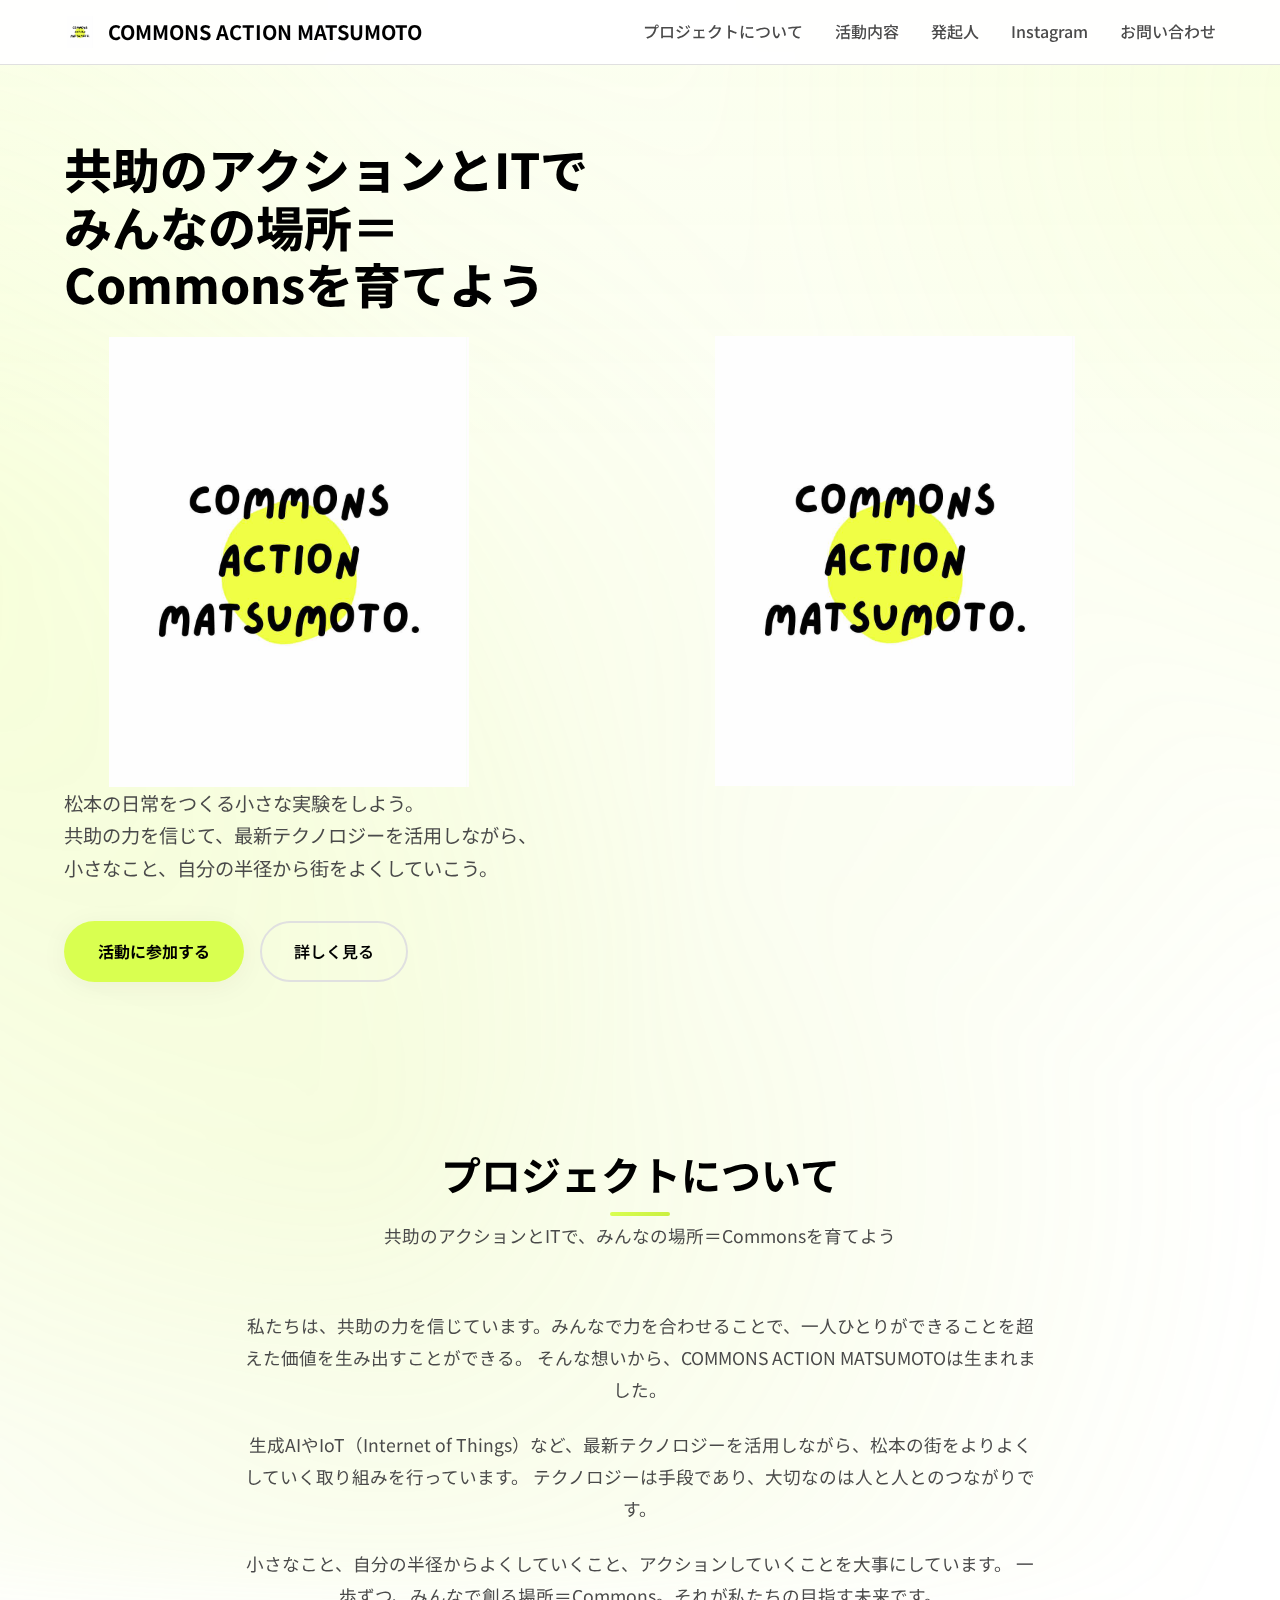
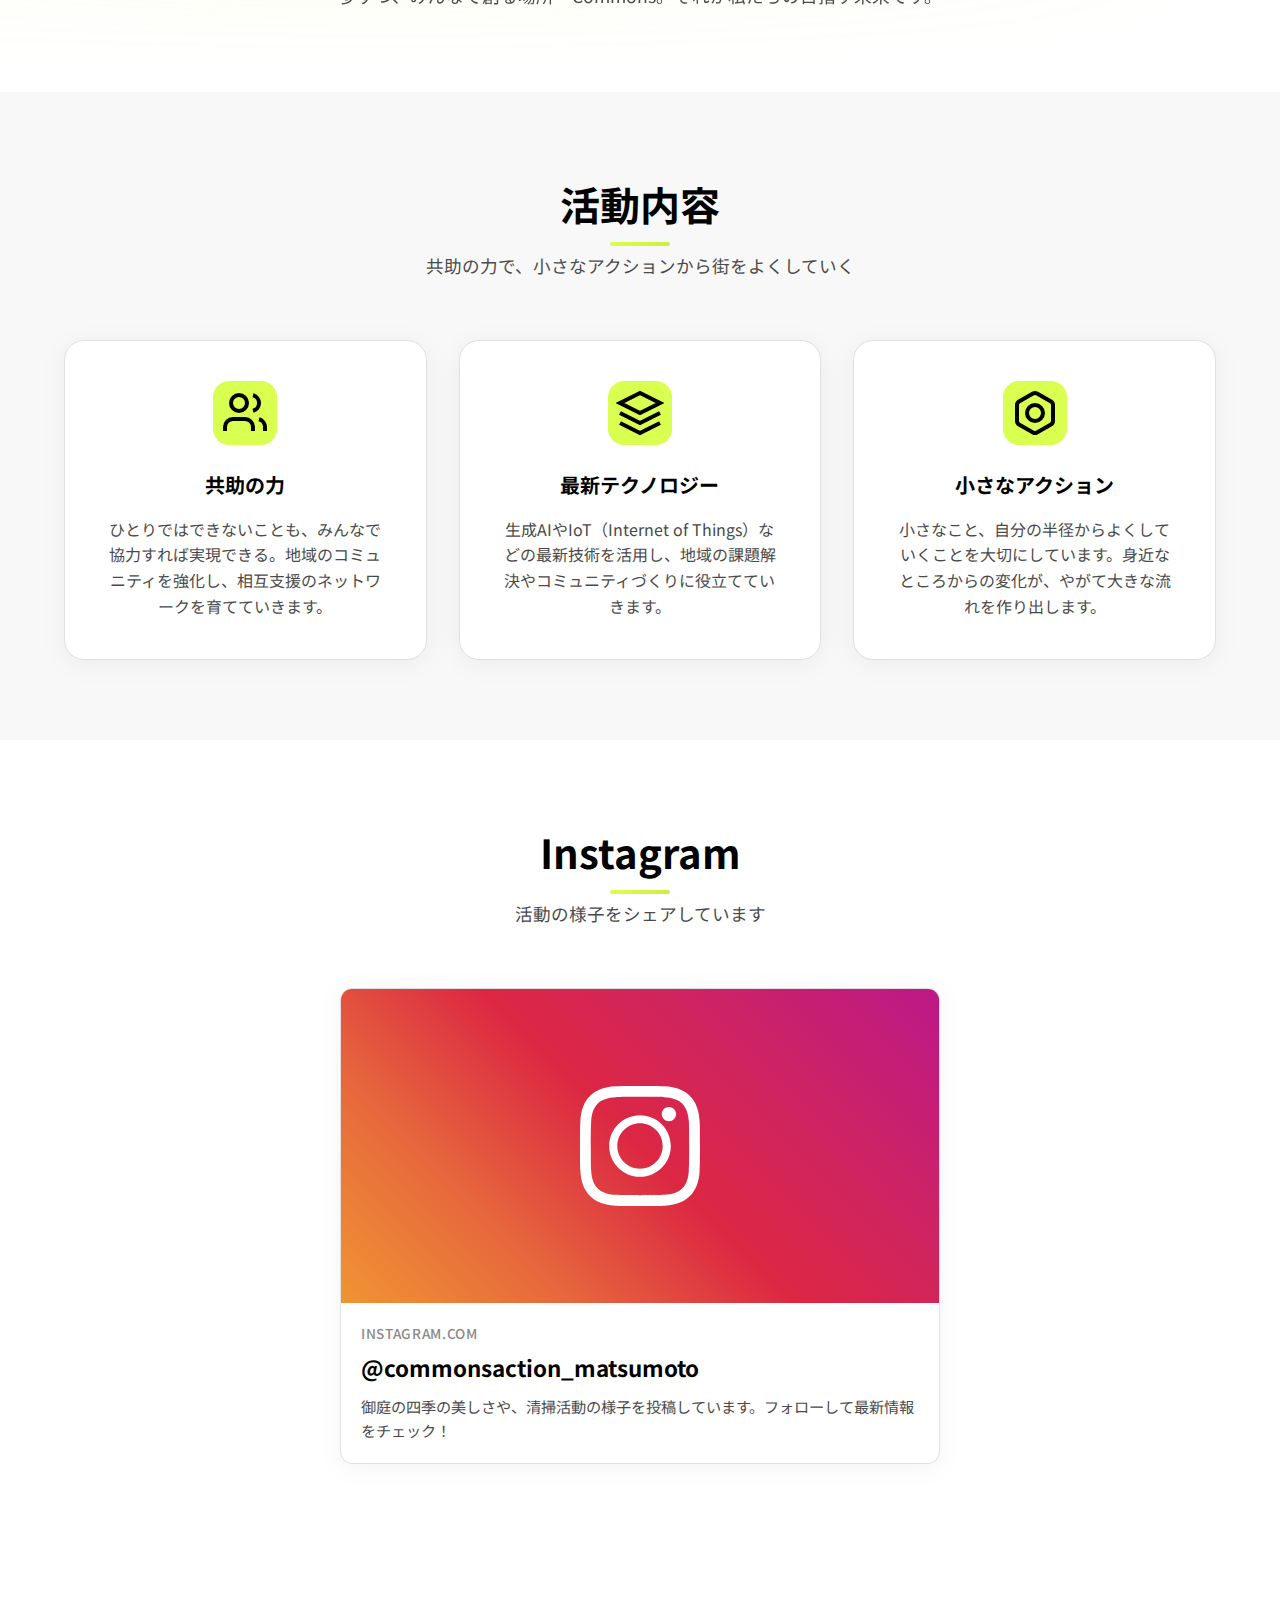
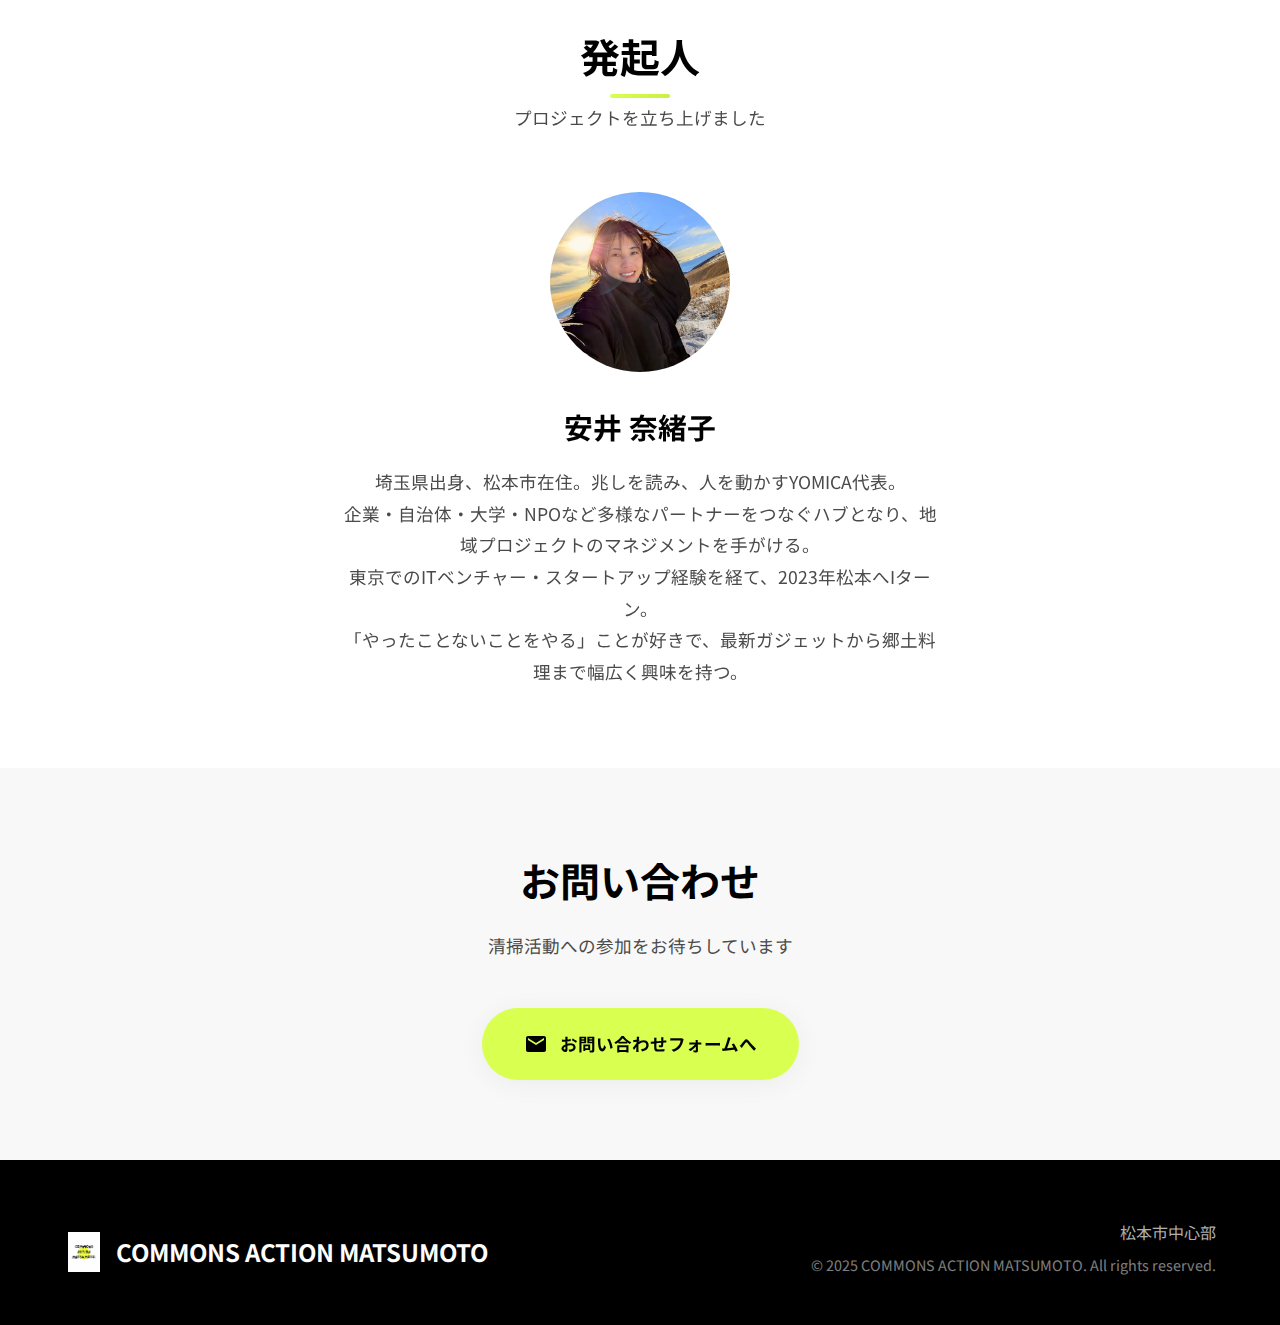
<file: index.html>
<!DOCTYPE html>
<html lang="ja">
<head>
    <!-- Google tag (gtag.js) -->
    <script async src="https://www.googletagmanager.com/gtag/js?id=G-9HZLEVM27M"></script>
    <script>
    window.dataLayer = window.dataLayer || [];
    function gtag(){dataLayer.push(arguments);}
    gtag('js', new Date());
    gtag('config', 'G-9HZLEVM27M');
    </script>
    <meta charset="UTF-8">
    <meta name="viewport" content="width=device-width, initial-scale=1.0">
    <title>COMMONS ACTION MATSUMOTO - 共助のアクションとITで、みんなの場所＝Commonsを育てよう</title>
    <meta name="description" content="共助のアクションとITで、みんなの場所＝Commonsを育てよう。松本の日常をつくる小さな実験をしよう。">
    
    <!-- OGP Tags -->
    <meta property="og:title" content="COMMONS ACTION MATSUMOTO - 共助のアクションとITで、みんなの場所＝Commonsを育てよう">
    <meta property="og:description" content="共助のアクションとITで、みんなの場所＝Commonsを育てよう。松本の日常をつくる小さな実験をしよう。">
    <meta property="og:type" content="website">
    <meta property="og:url" content="https://commons-action-matsumoto.site">
    <meta property="og:image" content="https://commons-action-matsumoto.site/assets/ogp-image.png">
    <meta property="og:image:width" content="1200">
    <meta property="og:image:height" content="630">
    <meta property="og:site_name" content="COMMONS ACTION MATSUMOTO">
    <meta property="og:locale" content="ja_JP">
    
    <!-- Twitter Card Tags -->
    <meta name="twitter:card" content="summary_large_image">
    <meta name="twitter:title" content="COMMONS ACTION MATSUMOTO - 共助のアクションとITで、みんなの場所＝Commonsを育てよう">
    <meta name="twitter:description" content="共助のアクションとITで、みんなの場所＝Commonsを育てよう。松本の日常をつくる小さな実験をしよう。">
    <meta name="twitter:image" content="https://commons-action-matsumoto.site/assets/ogp-image.png">
    
    <!-- Favicon -->
    <link rel="icon" type="image/png" href="assets/icon.png">
    <link rel="apple-touch-icon" href="assets/icon.png">
    
    <link rel="stylesheet" href="style.css">
</head>
<body>
    <!-- Navigation -->
    <nav class="navbar">
        <div class="container">
            <div class="nav-brand">
                <div class="nav-logo">
                    <img src="docs/logo.png" alt="COMMONS ACTION MATSUMOTO" style="width: 100%; height: 100%; object-fit: contain;">
                </div>
                <div class="nav-name">COMMONS ACTION MATSUMOTO</div>
            </div>
            <div class="nav-links">
                <a href="#about">プロジェクトについて</a>
                <a href="#activities">活動内容</a>
                <a href="#founders">発起人</a>
                <a href="#instagram">Instagram</a>
                <a href="#contact">お問い合わせ</a>
            </div>
        </div>
    </nav>

    <!-- Hero Section -->
    <section class="hero">
        <div class="container">
            <div class="hero-content">
                <div class="hero-text">
                    <h1 class="hero-title">共助のアクションとITで<br>みんなの場所＝Commonsを育てよう</h1>
                    <div class="hero-image-mobile">
                        <div class="hero-visual">
                            <img src="docs/logo.png" alt="COMMONS ACTION MATSUMOTO" style="width: 100%; height: 100%; object-fit: contain;">
                        </div>
                    </div>
                    <p class="hero-description">
                        松本の日常をつくる小さな実験をしよう。<br>
                        共助の力を信じて、最新テクノロジーを活用しながら、<br>
                        小さなこと、自分の半径から街をよくしていこう。
                    </p>
                    <div class="hero-buttons">
                        <a href="#activities" class="btn btn-primary">活動に参加する</a>
                        <a href="#about" class="btn btn-secondary">詳しく見る</a>
                    </div>
                </div>
                <div class="hero-image-desktop">
                    <div class="hero-visual">
                        <img src="docs/logo.png" alt="COMMONS ACTION MATSUMOTO" style="width: 100%; height: 100%; object-fit: contain;">
                    </div>
                </div>
            </div>
        </div>
    </section>

    <!-- About Section -->
    <section id="about" class="about-section">
        <div class="container">
            <div class="section-header">
                <h2>プロジェクトについて</h2>
                <p>共助のアクションとITで、みんなの場所＝Commonsを育てよう</p>
            </div>
            <div style="max-width: 800px; margin: 0 auto; text-align: center;">
                <p style="font-size: 1.1rem; line-height: 1.8; color: var(--text-secondary); margin-bottom: 24px;">
                    私たちは、共助の力を信じています。みんなで力を合わせることで、一人ひとりができることを超えた価値を生み出すことができる。
                    そんな想いから、COMMONS ACTION MATSUMOTOは生まれました。
                </p>
                <p style="font-size: 1.1rem; line-height: 1.8; color: var(--text-secondary); margin-bottom: 24px;">
                    生成AIやIoT（Internet of Things）など、最新テクノロジーを活用しながら、松本の街をよりよくしていく取り組みを行っています。
                    テクノロジーは手段であり、大切なのは人と人とのつながりです。
                </p>
                <p style="font-size: 1.1rem; line-height: 1.8; color: var(--text-secondary);">
                    小さなこと、自分の半径からよくしていくこと、アクションしていくことを大事にしています。
                    一歩ずつ、みんなで創る場所＝Commons。それが私たちの目指す未来です。
                </p>
            </div>
        </div>
    </section>

    <!-- Activities Section -->
    <section id="activities" class="features-section">
        <div class="container">
            <div class="section-header">
                <h2>活動内容</h2>
                <p>共助の力で、小さなアクションから街をよくしていく</p>
            </div>
            <div class="features-grid">
                <div class="feature-card">
                    <div class="feature-icon">
                        <svg width="48" height="48" viewBox="0 0 24 24" fill="none" stroke="currentColor" stroke-width="2">
                            <path d="M16 21v-2a4 4 0 0 0-4-4H6a4 4 0 0 0-4 4v2"/>
                            <circle cx="9" cy="7" r="4"/>
                            <path d="M22 21v-2a4 4 0 0 0-3-3.87"/>
                            <path d="M16 3.13a4 4 0 0 1 0 7.75"/>
                        </svg>
                    </div>
                    <h3>共助の力</h3>
                    <p>ひとりではできないことも、みんなで協力すれば実現できる。地域のコミュニティを強化し、相互支援のネットワークを育てていきます。</p>
                </div>
                <div class="feature-card">
                    <div class="feature-icon">
                        <svg width="48" height="48" viewBox="0 0 24 24" fill="none" stroke="currentColor" stroke-width="2">
                            <path d="M12 2L2 7l10 5 10-5-10-5z"/>
                            <path d="M2 17l10 5 10-5"/>
                            <path d="M2 12l10 5 10-5"/>
                        </svg>
                    </div>
                    <h3>最新テクノロジー</h3>
                    <p>生成AIやIoT（Internet of Things）などの最新技術を活用し、地域の課題解決やコミュニティづくりに役立てていきます。</p>
                </div>
                <div class="feature-card">
                    <div class="feature-icon">
                        <svg width="48" height="48" viewBox="0 0 24 24" fill="none" stroke="currentColor" stroke-width="2">
                            <path d="M21 16V8a2 2 0 0 0-1-1.73l-7-4a2 2 0 0 0-2 0l-7 4A2 2 0 0 0 3 8v8a2 2 0 0 0 1 1.73l7 4a2 2 0 0 0 2 0l7-4A2 2 0 0 0 21 16z"/>
                            <circle cx="12" cy="12" r="4"/>
                        </svg>
                    </div>
                    <h3>小さなアクション</h3>
                    <p>小さなこと、自分の半径からよくしていくことを大切にしています。身近なところからの変化が、やがて大きな流れを作り出します。</p>
                </div>
            </div>
        </div>
    </section>

    <!-- Instagram Section -->
    <section id="instagram" class="initiatives-section">
        <div class="container">
            <div class="section-header">
                <h2>Instagram</h2>
                <p>活動の様子をシェアしています</p>
            </div>
            <div class="initiatives-content">
                <div class="ogp-card">
                    <a href="https://www.instagram.com/commonsaction_matsumoto" target="_blank" rel="noopener" class="ogp-link">
                        <div class="ogp-image" style="background: linear-gradient(45deg, #f09433 0%,#e6683c 25%,#dc2743 50%,#cc2366 75%,#bc1888 100%); display: flex; align-items: center; justify-content: center;">
                            <svg width="120" height="120" viewBox="0 0 24 24" fill="#ffffff">
                                <path d="M12 2.163c3.204 0 3.584.012 4.85.07 3.252.148 4.771 1.691 4.919 4.919.058 1.265.069 1.645.069 4.849 0 3.205-.012 3.584-.069 4.849-.149 3.225-1.664 4.771-4.919 4.919-1.266.058-1.644.07-4.85.07-3.204 0-3.584-.012-4.849-.07-3.26-.149-4.771-1.699-4.919-4.92-.058-1.265-.07-1.644-.07-4.849 0-3.204.013-3.583.07-4.849.149-3.227 1.664-4.771 4.919-4.919 1.266-.057 1.645-.069 4.849-.069zm0-2.163c-3.259 0-3.667.014-4.947.072-4.358.2-6.78 2.618-6.98 6.98-.059 1.281-.073 1.689-.073 4.948 0 3.259.014 3.668.072 4.948.2 4.358 2.618 6.78 6.98 6.98 1.281.058 1.689.072 4.948.072 3.259 0 3.668-.014 4.948-.072 4.354-.2 6.782-2.618 6.979-6.98.059-1.28.073-1.689.073-4.948 0-3.259-.014-3.667-.072-4.947-.196-4.354-2.617-6.78-6.979-6.98-1.281-.059-1.69-.073-4.949-.073zM5.838 12c0-3.403 2.759-6.162 6.162-6.162s6.162 2.759 6.162 6.162-2.759 6.162-6.162 6.162-6.162-2.759-6.162-6.162zm1.622 0c0 2.508 2.032 4.54 4.54 4.54s4.54-2.032 4.54-4.54-2.032-4.54-4.54-4.54-4.54 2.032-4.54 4.54zm8.881-6.384c0 .796.646 1.441 1.441 1.441s1.441-.646 1.441-1.441-.646-1.441-1.441-1.441-1.441.646-1.441 1.441z"/>
                            </svg>
                        </div>
                        <div class="ogp-content">
                            <div class="ogp-domain">instagram.com</div>
                            <h3 class="ogp-title">@commonsaction_matsumoto</h3>
                            <p class="ogp-description">御庭の四季の美しさや、清掃活動の様子を投稿しています。フォローして最新情報をチェック！</p>
                        </div>
                    </a>
                </div>
            </div>
        </div>
    </section>

    <!-- Founders Section -->
    <section id="founders" class="about-section">
        <div class="container">
            <div class="section-header">
                <h2>発起人</h2>
                <p>プロジェクトを立ち上げました</p>
            </div>
            <div style="max-width: 600px; margin: 0 auto; text-align: center;">
                <img src="assets/ceo.webp" alt="安井 奈緒子" style="width: 180px; height: 180px; border-radius: 50%; margin: 0 auto 32px; display: block; object-fit: cover;">
                <h3 style="font-size: 1.8rem; margin-bottom: 16px;">安井 奈緒子</h3>
                <p style="font-size: 1.1rem; line-height: 1.8; color: var(--text-secondary);">
                    埼玉県出身、松本市在住。兆しを読み、人を動かすYOMICA代表。<br>
                    企業・自治体・大学・NPOなど多様なパートナーをつなぐハブとなり、地域プロジェクトのマネジメントを手がける。<br>
                    東京でのITベンチャー・スタートアップ経験を経て、2023年松本へIターン。<br>
                    「やったことないことをやる」ことが好きで、最新ガジェットから郷土料理まで幅広く興味を持つ。
                </p>
            </div>
        </div>
    </section>

    <!-- Contact Section -->
    <section id="contact" class="contact-section">
        <div class="container">
            <div class="contact-content">
                <h2>お問い合わせ</h2>
                <p>清掃活動への参加をお待ちしています</p>
                <div style="margin-top: 48px;">
                    <a href="https://docs.google.com/forms/d/e/1FAIpQLSeWncbw7LpkN8kcuoPvCmWynpXXP8X5IroCM1H1BxOf4Hi4-Q/viewform?usp=dialog" class="btn btn-primary" style="display: inline-flex; align-items: center; gap: 12px; font-size: 1.1rem; padding: 20px 40px;" target="_blank">
                        <svg width="24" height="24" viewBox="0 0 24 24" fill="currentColor">
                            <path d="M20 4H4c-1.1 0-1.99.9-1.99 2L2 18c0 1.1.9 2 2 2h16c1.1 0 2-.9 2-2V6c0-1.1-.9-2-2-2zm0 4l-8 5-8-5V6l8 5 8-5v2z"/>
                        </svg>
                        お問い合わせフォームへ
                    </a>
                </div>
            </div>
        </div>
    </section>
    
    <footer>
        <div class="container">
            <div class="footer-content">
                <div class="footer-brand">
                    <div class="nav-logo">
                        <img src="docs/logo.png" alt="COMMONS ACTION MATSUMOTO" style="width: 100%; height: 100%; object-fit: contain;">
                    </div>
                    <div class="nav-name">COMMONS ACTION MATSUMOTO</div>
                </div>
                <div class="footer-info">
                    <p>松本市中心部</p>
                    <p>&copy; 2025 COMMONS ACTION MATSUMOTO. All rights reserved.</p>
                </div>
            </div>
        </div>
    </footer>
</body>
</html>
</file>
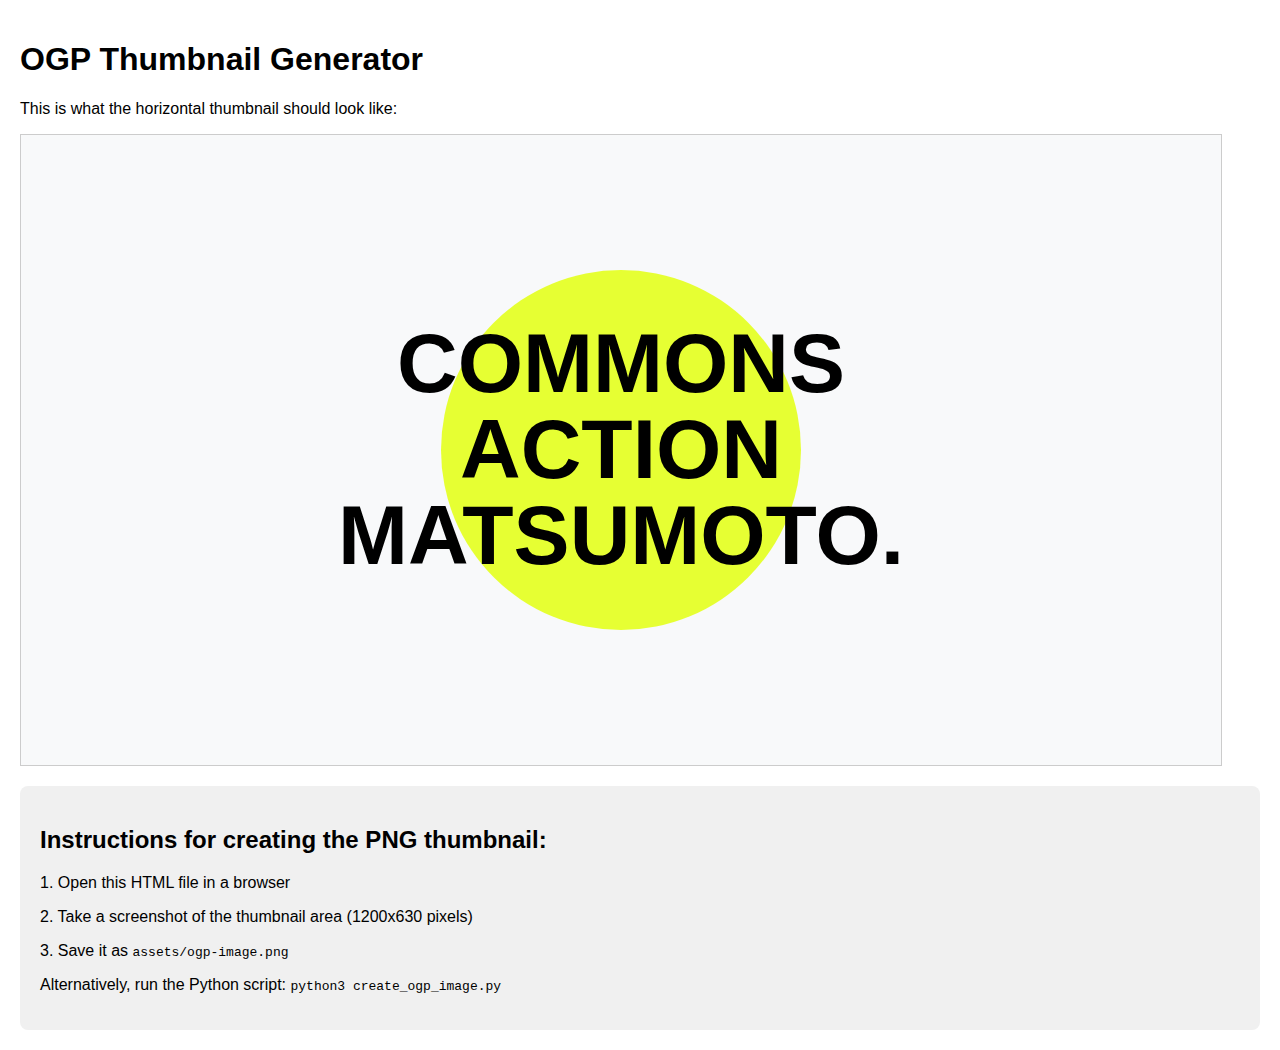
<file: generate_thumbnail.html>
<!DOCTYPE html>
<html>
<head>
    <meta charset="UTF-8">
    <title>Generate OGP Thumbnail</title>
    <style>
        body {
            margin: 0;
            padding: 20px;
            font-family: Arial, sans-serif;
        }
        .thumbnail-canvas {
            width: 1200px;
            height: 630px;
            background: #f8f9fa;
            position: relative;
            display: flex;
            align-items: center;
            justify-content: center;
            border: 1px solid #ccc;
        }
        .logo-container {
            position: relative;
            text-align: center;
        }
        .yellow-circle {
            position: absolute;
            top: 50%;
            left: 50%;
            transform: translate(-50%, -50%);
            width: 360px;
            height: 360px;
            background: #e6ff33;
            border-radius: 50%;
            z-index: 1;
        }
        .text-content {
            position: relative;
            z-index: 2;
            font-family: 'Arial Black', Arial, sans-serif;
            font-weight: 900;
            font-size: 84px;
            color: #000000;
            line-height: 0.9;
            text-transform: uppercase;
        }
        .commons { margin-bottom: 10px; }
        .action { margin: 10px 0; }
        .matsumoto { margin-top: 10px; }
        
        .instructions {
            margin-top: 20px;
            padding: 20px;
            background: #f0f0f0;
            border-radius: 8px;
        }
    </style>
</head>
<body>
    <h1>OGP Thumbnail Generator</h1>
    <p>This is what the horizontal thumbnail should look like:</p>
    
    <div class="thumbnail-canvas" id="thumbnail">
        <div class="logo-container">
            <div class="yellow-circle"></div>
            <div class="text-content">
                <div class="commons">COMMONS</div>
                <div class="action">ACTION</div>
                <div class="matsumoto">MATSUMOTO.</div>
            </div>
        </div>
    </div>
    
    <div class="instructions">
        <h2>Instructions for creating the PNG thumbnail:</h2>
        <p>1. Open this HTML file in a browser</p>
        <p>2. Take a screenshot of the thumbnail area (1200x630 pixels)</p>
        <p>3. Save it as <code>assets/ogp-image.png</code></p>
        <p>Alternatively, run the Python script: <code>python3 create_ogp_image.py</code></p>
    </div>

    <script>
        // Optional: Add canvas-based generation capability
        function generateThumbnail() {
            const canvas = document.createElement('canvas');
            canvas.width = 1200;
            canvas.height = 630;
            const ctx = canvas.getContext('2d');
            
            // Background
            ctx.fillStyle = '#f8f9fa';
            ctx.fillRect(0, 0, 1200, 630);
            
            // Yellow circle
            ctx.fillStyle = '#e6ff33';
            ctx.beginPath();
            ctx.arc(600, 315, 180, 0, 2 * Math.PI);
            ctx.fill();
            
            // Text
            ctx.fillStyle = '#000000';
            ctx.font = 'bold 84px Arial';
            ctx.textAlign = 'center';
            ctx.textBaseline = 'middle';
            
            ctx.fillText('COMMONS', 600, 240);
            ctx.fillText('ACTION', 600, 315);
            ctx.fillText('MATSUMOTO.', 600, 390);
            
            // Convert to blob and download
            canvas.toBlob(function(blob) {
                const url = URL.createObjectURL(blob);
                const a = document.createElement('a');
                a.href = url;
                a.download = 'ogp-image.png';
                a.click();
                URL.revokeObjectURL(url);
            });
        }
        
        console.log('To generate PNG: call generateThumbnail() in console');
    </script>
</body>
</html>
</file>
<file: style.css>
@import url('https://fonts.googleapis.com/css2?family=Noto+Sans+JP:wght@300;400;500;600;700;800&display=swap');

:root {
  --bg-primary: #ffffff;
  --bg-secondary: #f8f8f8;
  --bg-card: #ffffff;
  --accent-primary: #D9FF50;
  --accent-secondary: #C9EF40;
  --accent-blue: #3b82f6;
  --accent-green: #10b981;
  --accent-red: #ef4444;
  --text-primary: #000000;
  --text-secondary: #4a4a4a;
  --text-muted: #8a8a8a;
  --border: #e0e0e0;
  --shadow-soft: 0 0.25rem 1.75rem rgba(0, 0, 0, 0.05);
  --shadow-card: 0 2px 20px rgba(0, 0, 0, 0.03);
  --gradient-primary: linear-gradient(135deg, var(--accent-primary) 0%, var(--accent-secondary) 100%);
  --gradient-subtle: linear-gradient(180deg, rgba(217, 255, 80, 0.1) 0%, rgba(255, 255, 255, 0) 100%);
}

* {
  margin: 0;
  padding: 0;
  box-sizing: border-box;
}

html {
  overflow-x: hidden;
}

img {
  max-width: 100%;
  height: auto;
}

body {
  font-family: 'Noto Sans JP', -apple-system, BlinkMacSystemFont, sans-serif;
  background: var(--bg-primary);
  color: var(--text-primary);
  line-height: 1.6;
  overflow-x: hidden;
  position: relative;
}

body::before {
  content: '';
  position: fixed;
  top: 0;
  left: 0;
  right: 0;
  height: 100vh;
  background: linear-gradient(180deg, rgba(217, 255, 80, 0.05) 0%, rgba(255, 255, 255, 0) 50%);
  pointer-events: none;
  z-index: -1;
}

.container {
  max-width: 1200px;
  margin: 0 auto;
  padding: 0 24px;
}

/* Navigation */
.navbar {
  position: fixed;
  top: 0;
  left: 0;
  right: 0;
  background: rgba(255, 255, 255, 0.95);
  backdrop-filter: blur(10px);
  border-bottom: 1px solid var(--border);
  z-index: 100;
  padding: 16px 0;
  transition: all 0.3s ease;
}

.navbar .container {
  display: flex;
  justify-content: space-between;
  align-items: center;
}

.nav-brand {
  display: flex;
  align-items: center;
  gap: 12px;
}

.nav-logo {
  width: 32px;
  height: 32px;
}

.nav-name {
  font-size: 1.25rem;
  font-weight: 700;
  color: var(--text-primary);
}

.nav-links {
  display: flex;
  gap: 32px;
}

.nav-links a {
  color: var(--text-secondary);
  text-decoration: none;
  font-weight: 500;
  transition: color 0.3s ease;
}

.nav-links a:hover {
  color: var(--accent-primary);
}

/* Hero Section */
.hero {
  padding: 140px 0 80px;
  position: relative;
  min-height: 80vh;
  display: flex;
  align-items: center;
}

.hero::before {
  content: '';
  position: absolute;
  top: -50%;
  left: -50%;
  right: -50%;
  bottom: -50%;
  background-image: 
    radial-gradient(circle at 20% 50%, rgba(217, 255, 80, 0.2) 0%, transparent 40%),
    radial-gradient(circle at 80% 30%, rgba(217, 255, 80, 0.15) 0%, transparent 40%),
    radial-gradient(circle at 40% 80%, rgba(201, 239, 64, 0.15) 0%, transparent 40%);
  filter: blur(40px);
  pointer-events: none;
  animation: floatBackground 20s ease-in-out infinite;
}

@keyframes floatBackground {
  0%, 100% { transform: translate(0, 0) rotate(0deg); }
  33% { transform: translate(-20px, -20px) rotate(1deg); }
  66% { transform: translate(20px, -10px) rotate(-1deg); }
}

.hero-content {
  display: grid;
  grid-template-columns: 1fr 1fr;
  gap: 60px;
  align-items: center;
  position: relative;
  z-index: 1;
}

.hero-title {
  font-size: 3rem;
  font-weight: 800;
  line-height: 1.2;
  color: var(--text-primary);
  margin-bottom: 24px;
}

.hero-description {
  font-size: 1.2rem;
  line-height: 1.7;
  color: var(--text-secondary);
  margin-bottom: 36px;
}

.hero-buttons {
  display: flex;
  gap: 16px;
  align-items: center;
}

.btn {
  display: inline-flex;
  align-items: center;
  gap: 8px;
  padding: 16px 32px;
  border-radius: 50px;
  font-weight: 600;
  text-decoration: none;
  transition: all 0.3s ease;
  border: 2px solid transparent;
}

.btn-primary {
  background: var(--accent-primary);
  color: #000000;
  box-shadow: var(--shadow-soft);
  font-weight: 700;
}

.btn-primary:hover {
  background: var(--accent-secondary);
  transform: translateY(-2px);
  box-shadow: 0 0.5rem 2rem rgba(217, 255, 80, 0.4);
}

.btn-secondary {
  background: transparent;
  color: var(--text-primary);
  border-color: var(--border);
}

.btn-secondary:hover {
  background: var(--bg-secondary);
  border-color: var(--accent-primary);
  transform: translateY(-2px);
}

.hero-image {
  display: flex;
  justify-content: center;
  align-items: center;
}

.hero-visual {
  width: 450px;
  height: 450px;
  max-width: 100%;
  aspect-ratio: 1;
  display: flex;
  align-items: center;
  justify-content: center;
  position: relative;
  z-index: 1;
  animation: float 6s ease-in-out infinite;
}

@keyframes float {
  0%, 100% { transform: translateY(0px); }
  50% { transform: translateY(-10px); }
}

.hero-visual svg {
  transform: scale(0.8);
}

/* Sections */
section {
  padding: 80px 0;
  position: relative;
}

.section-header {
  text-align: center;
  margin-bottom: 60px;
}

.section-header h2 {
  font-size: 2.5rem;
  font-weight: 700;
  color: var(--text-primary);
  margin-bottom: 16px;
  position: relative;
}

.section-header h2::after {
  content: '';
  position: absolute;
  bottom: -10px;
  left: 50%;
  transform: translateX(-50%);
  width: 60px;
  height: 4px;
  background: var(--gradient-primary);
  border-radius: 2px;
}

.section-header p {
  font-size: 1.1rem;
  color: var(--text-secondary);
  max-width: 600px;
  margin: 0 auto;
}

/* Services Section */
.services-grid {
  display: grid;
  grid-template-columns: repeat(auto-fit, minmax(280px, 1fr));
  gap: 32px;
  margin-top: 60px;
}

.service-card {
  background: var(--bg-card);
  border-radius: 20px;
  padding: 40px;
  border: 1px solid var(--border);
  box-shadow: var(--shadow-soft);
  transition: all 0.3s ease;
  position: relative;
  overflow: hidden;
}

.service-card:hover {
  transform: translateY(-8px);
  box-shadow: 0 0.75rem 3rem rgba(30, 34, 40, 0.12);
}

.service-card.featured {
  background: linear-gradient(135deg, rgba(217, 255, 80, 0.08) 0%, var(--bg-card) 100%);
}

.service-card:not(.featured) {
  border-color: var(--accent-primary);
}

.service-card::before {
  content: '';
  position: absolute;
  top: -100px;
  right: -100px;
  width: 200px;
  height: 200px;
  background: radial-gradient(circle, rgba(217, 255, 80, 0.15) 0%, transparent 70%);
  border-radius: 50%;
  pointer-events: none;
}

.service-icon {
  width: 64px;
  height: 64px;
  background: var(--accent-primary);
  border-radius: 16px;
  display: flex;
  align-items: center;
  justify-content: center;
  margin-bottom: 24px;
  color: #000000;
}

.service-badge {
  display: inline-block;
  padding: 6px 16px;
  border-radius: 20px;
  font-size: 0.8rem;
  font-weight: 600;
  text-transform: uppercase;
  letter-spacing: 0.05em;
  margin-bottom: 16px;
}

.service-badge:not(.coming-soon) {
  background: var(--accent-primary);
  color: #000000;
  font-weight: 700;
}

.service-badge.coming-soon {
  background: linear-gradient(135deg, var(--accent-blue) 0%, var(--accent-green) 100%);
  color: white;
}

.service-card h3 {
  font-size: 1.5rem;
  font-weight: 700;
  color: var(--text-primary);
  margin-bottom: 16px;
}

.service-card p {
  color: var(--text-secondary);
  line-height: 1.6;
  margin-bottom: 24px;
}

.service-image {
  width: 100%;
  aspect-ratio: 1200 / 630;
  border-radius: 12px;
  overflow: hidden;
  margin-bottom: 24px;
  background: linear-gradient(135deg, rgba(217, 255, 80, 0.1) 0%, rgba(201, 239, 64, 0.05) 100%);
  border: 1px solid var(--border);
}

.service-placeholder {
  width: 100%;
  aspect-ratio: 1200 / 630;
  border-radius: 12px;
  background: var(--bg-secondary);
  border: 1px solid var(--border);
  display: flex;
  align-items: center;
  justify-content: center;
  color: var(--text-muted);
  font-weight: 500;
  margin-bottom: 24px;
}

.service-link {
  display: inline-flex;
  align-items: center;
  gap: 8px;
  color: #000000;
  background: var(--accent-primary);
  text-decoration: none;
  font-weight: 700;
  padding: 12px 24px;
  border-radius: 50px;
  transition: all 0.3s ease;
  box-shadow: var(--shadow-soft);
}

.service-link:hover {
  background: var(--accent-secondary);
  transform: translateY(-2px);
  box-shadow: 0 0.5rem 2rem rgba(217, 255, 80, 0.4);
}

.service-link.disabled {
  background: var(--bg-secondary);
  color: var(--text-muted);
  cursor: not-allowed;
}

.service-link.disabled:hover {
  transform: none;
  box-shadow: var(--shadow-soft);
}

/* Features Section */
.features-section {
  background: var(--bg-secondary);
}

.features-grid {
  display: grid;
  grid-template-columns: repeat(auto-fit, minmax(250px, 1fr));
  gap: 32px;
  margin-top: 60px;
}

.feature-card {
  background: var(--bg-card);
  border-radius: 20px;
  padding: 40px;
  border: 1px solid var(--border);
  box-shadow: var(--shadow-soft);
  transition: all 0.3s ease;
  text-align: center;
}

.feature-card:hover {
  transform: translateY(-4px);
  box-shadow: 0 0.5rem 2.5rem rgba(30, 34, 40, 0.1);
}

.feature-icon {
  width: 64px;
  height: 64px;
  background: var(--accent-primary);
  border-radius: 16px;
  display: flex;
  align-items: center;
  justify-content: center;
  margin: 0 auto 24px;
  color: #000000;
}

.feature-card h3 {
  font-size: 1.25rem;
  font-weight: 700;
  color: var(--text-primary);
  margin-bottom: 16px;
}

.feature-card p {
  color: var(--text-secondary);
  line-height: 1.6;
}

.lab-link {
  color: var(--accent-primary);
  text-decoration: none;
  font-weight: 600;
  transition: color 0.3s ease;
}

.lab-link:hover {
  color: var(--accent-secondary);
  text-decoration: underline;
}

/* Initiatives Section */
.initiatives-section {
  background: var(--bg-primary);
}

.initiatives-content {
  display: flex;
  justify-content: center;
  margin-top: 60px;
}

.ogp-card {
  max-width: 600px;
  width: 100%;
}

.ogp-link {
  display: block;
  text-decoration: none;
  color: inherit;
}

.ogp-link {
  background: var(--bg-card);
  border: 1px solid var(--border);
  border-radius: 12px;
  overflow: hidden;
  box-shadow: var(--shadow-soft);
  transition: all 0.3s ease;
  display: block;
}

.ogp-link:hover {
  transform: translateY(-2px);
  box-shadow: 0 0.5rem 2rem rgba(30, 34, 40, 0.12);
  border-color: var(--accent-primary);
}

.ogp-image {
  width: 100%;
  aspect-ratio: 1200 / 630;
  overflow: hidden;
  background: linear-gradient(135deg, rgba(217, 255, 80, 0.1) 0%, rgba(201, 239, 64, 0.05) 100%);
}

.ogp-content {
  padding: 20px;
}

.ogp-domain {
  font-size: 0.85rem;
  color: var(--text-muted);
  margin-bottom: 8px;
  text-transform: uppercase;
  font-weight: 500;
  letter-spacing: 0.05em;
}

.ogp-title {
  font-size: 1.4rem;
  font-weight: 700;
  color: var(--text-primary);
  margin-bottom: 12px;
  line-height: 1.3;
}

.ogp-description {
  font-size: 0.95rem;
  color: var(--text-secondary);
  line-height: 1.6;
  margin: 0;
}

/* About Section */
.about-content {
  display: grid;
  grid-template-columns: 1fr 1fr;
  gap: 40px;
  margin-top: 60px;
}

.about-card {
  background: var(--bg-card);
  border-radius: 20px;
  padding: 40px;
  border: 1px solid var(--border);
  box-shadow: var(--shadow-soft);
  transition: all 0.3s ease;
  position: relative;
  overflow: hidden;
}

.about-card::before {
  content: '';
  position: absolute;
  top: -50px;
  right: -50px;
  width: 100px;
  height: 100px;
  background: radial-gradient(circle, rgba(217, 255, 80, 0.15) 0%, transparent 70%);
  border-radius: 50%;
}

.about-card:hover {
  transform: translateY(-4px);
  box-shadow: 0 0.5rem 2.5rem rgba(30, 34, 40, 0.1);
}

.about-card h3 {
  font-size: 1.5rem;
  font-weight: 700;
  color: var(--text-primary);
  margin-bottom: 24px;
}

.company-info {
  display: grid;
  gap: 20px;
}

.info-item {
  display: grid;
  grid-template-columns: 100px 1fr;
  gap: 16px;
  align-items: start;
}

.info-item strong {
  color: var(--accent-primary);
  font-weight: 600;
  font-size: 0.9rem;
}

.info-item span {
  color: var(--text-secondary);
  line-height: 1.6;
}

.message-content {
  position: relative;
}

.message-content p {
  color: var(--text-secondary);
  line-height: 1.7;
  margin-bottom: 24px;
}

.ceo-profile {
  display: flex;
  gap: 24px;
  align-items: flex-start;
  margin-bottom: 24px;
}

.ceo-photo {
  flex-shrink: 0;
}

.ceo-info {
  flex: 1;
}

.ceo-name {
  margin-bottom: 20px;
}

.ceo-name h4 {
  font-size: 1.2rem;
  font-weight: 600;
  color: var(--text-primary);
  margin: 0;
  text-align: left;
  padding: 12px 0;
  border-bottom: 1px solid var(--border);
}

.ceo-signature {
  text-align: right;
  padding-top: 16px;
  border-top: 1px solid var(--border);
}

.ceo-signature strong {
  color: var(--accent-primary);
  font-weight: 600;
}

/* Contact Section */
.contact-section {
  background: var(--bg-secondary);
  text-align: center;
}

.contact-content {
  max-width: 600px;
  margin: 0 auto;
}

.contact-content h2 {
  font-size: 2.5rem;
  font-weight: 700;
  color: var(--text-primary);
  margin-bottom: 20px;
}

.contact-content > p {
  font-size: 1.1rem;
  color: var(--text-secondary);
  margin-bottom: 40px;
}

.contact-info {
  background: var(--bg-card);
  border-radius: 20px;
  padding: 40px;
  border: 1px solid var(--border);
  box-shadow: var(--shadow-soft);
  margin-bottom: 40px;
}

.contact-item {
  margin-bottom: 24px;
}

.contact-item strong {
  color: var(--accent-primary);
  font-weight: 600;
  display: block;
  margin-bottom: 8px;
}

.contact-item p {
  color: var(--text-secondary);
  margin: 0;
}

.sns-links {
  display: flex;
  gap: 16px;
  justify-content: center;
}

.sns-links a {
  width: 56px;
  height: 56px;
  background: var(--accent-primary);
  border: 1px solid var(--border);
  border-radius: 50%;
  display: flex;
  align-items: center;
  justify-content: center;
  color: #000000;
  transition: all 0.3s ease;
  box-shadow: var(--shadow-soft);
}

.sns-links a:hover {
  background: var(--accent-secondary);
  transform: translateY(-4px) scale(1.1);
  box-shadow: 0 0.5rem 2rem rgba(217, 255, 80, 0.5);
}

/* Footer */
footer {
  background: #000000;
  color: white;
  padding: 60px 0 40px;
}

.footer-content {
  display: flex;
  justify-content: space-between;
  align-items: center;
}

.footer-brand {
  display: flex;
  align-items: center;
  gap: 12px;
}

.footer-brand .nav-logo {
  width: 40px;
  height: 40px;
}

.footer-brand .nav-name {
  color: white;
  font-size: 1.5rem;
  font-weight: 700;
}

.footer-info {
  text-align: right;
}

.footer-info p {
  color: rgba(255, 255, 255, 0.7);
  margin: 0;
  margin-bottom: 8px;
}

.footer-info p:last-child {
  color: rgba(255, 255, 255, 0.5);
  font-size: 0.9rem;
}

/* Responsive */
@media (max-width: 768px) {
  .container {
    padding: 0 16px;
  }
  
  .nav-links {
    display: none;
  }
  
  .hero {
    padding: 120px 0 60px;
  }
  
  .hero-content {
    grid-template-columns: 1fr;
    gap: 40px;
    text-align: center;
  }
  
  .hero-title {
    font-size: 2.5rem;
  }
  
  .hero-visual {
    width: 380px;
    height: 380px;
  }
  
  .hero-buttons {
    justify-content: center;
    flex-direction: column;
    align-items: center;
  }
  
  .services-grid {
    grid-template-columns: 1fr;
    gap: 24px;
  }
  
  .features-grid {
    grid-template-columns: 1fr;
    gap: 24px;
  }
  
  .ogp-card {
    max-width: 100%;
  }
  
  .about-content {
    grid-template-columns: 1fr;
    gap: 24px;
  }
  
  .ceo-profile {
    flex-direction: column;
    text-align: center;
    align-items: center;
  }
  
  .info-item {
    grid-template-columns: 1fr;
    gap: 8px;
  }
  
  .footer-content {
    flex-direction: column;
    gap: 24px;
    text-align: center;
  }
  
  .footer-info {
    text-align: center;
  }
}

@media (max-width: 480px) {
  .container {
    padding: 0 12px;
  }
  
  .hero-title {
    font-size: 2rem;
  }
  
  .hero-visual {
    width: 300px;
    height: 300px;
  }
  
  .service-card, .feature-card, .about-card {
    padding: 24px;
  }
  
  .section-header h2 {
    font-size: 2rem;
  }
  
  .services-grid {
    grid-template-columns: 1fr;
    gap: 16px;
  }
  
  .features-grid {
    grid-template-columns: 1fr;
    gap: 16px;
  }
}
</file>
